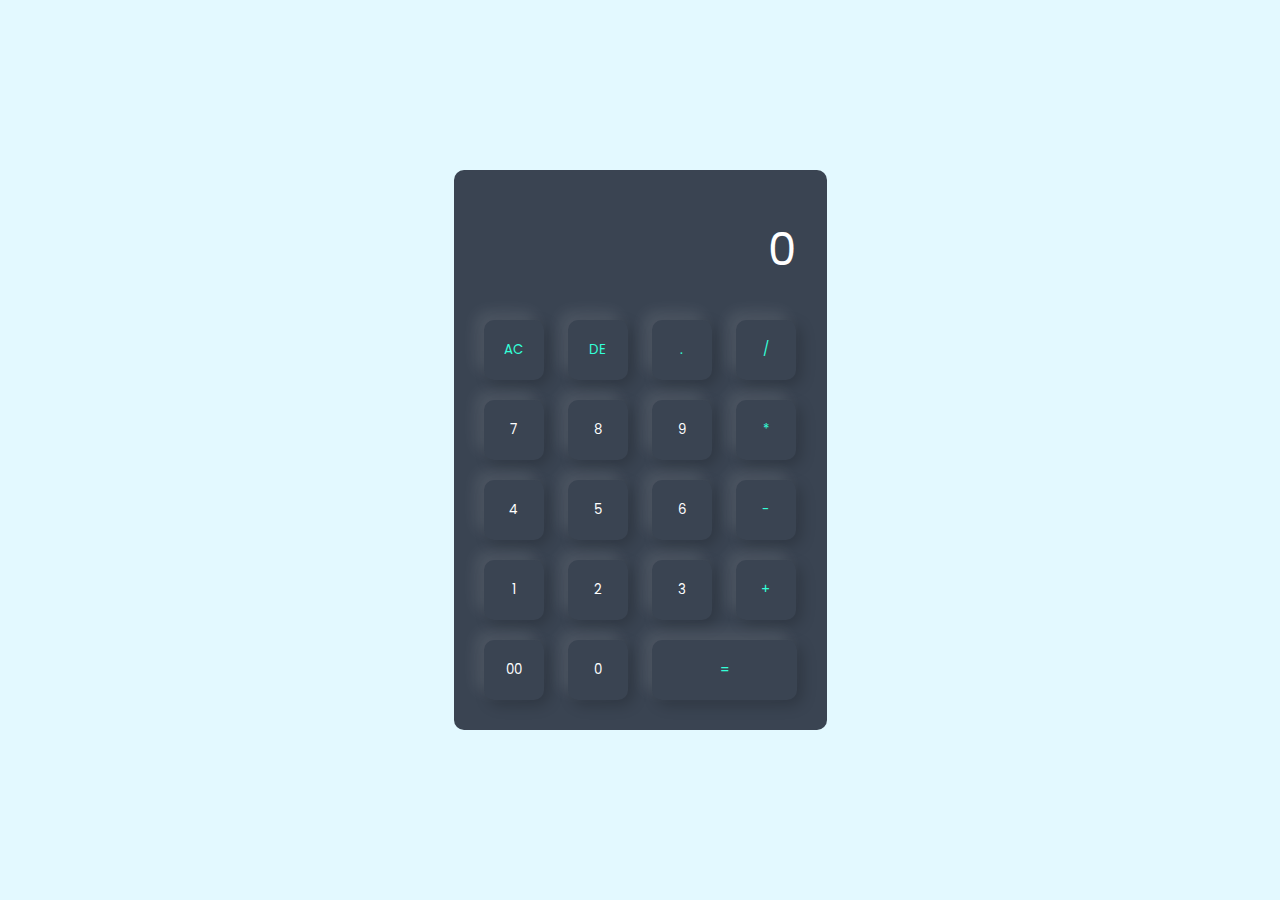
<file: index.html>
<!DOCTYPE html>
<html lang="en">

<head>
    <meta charset="UTF-8">
    <meta http-equiv="X-UA-Compatible" content="IE=edge">
    <meta name="viewport" content="width=device-width, initial-scale=1.0">
    <title>Calculater</title>
    <link rel="stylesheet" href="style.css">
    <link href="https://fonts.googleapis.com/css2?family=Poppins:wght@300;400&family=Work+Sans:wght@300&display=swap"
        rel="stylesheet">
</head>

<body>
    <div class="container">
        <div class="calculater">
            <form>
                <div class="display">
                    <input type="text" name="display" placeholder="0" readonly>
                </div>
                <div>
                    <input type="button" value="AC" onclick="display.value = '' " class="operator">
                    <input type="button" value="DE" onclick="display.value = display.value.toString().slice (0,-1) "
                        class="operator">
                    <input type="button" value="." onclick="display.value += '.' " class="operator">
                    <input type="button" value="/" onclick="display.value += '/' " class="operator">
                </div>
                <div>
                    <input type="button" value="7" onclick="display.value += '7' ">
                    <input type="button" value="8" onclick="display.value += '8' ">
                    <input type="button" value="9" onclick="display.value += '6' ">
                    <input type="button" value="*" onclick="display.value += '*' " class="operator">
                </div>
                <div>
                    <input type="button" value="4" onclick="display.value += '4' ">
                    <input type="button" value="5" onclick="display.value += '5' ">
                    <input type="button" value="6" onclick="display.value += '6' ">
                    <input type="button" value="-" onclick="display.value += '-' " class="operator">
                </div>
                <div>
                    <input type="button" value="1" onclick="display.value += '1' ">
                    <input type="button" value="2" onclick="display.value += '2' ">
                    <input type="button" value="3" onclick="display.value += '3' ">
                    <input type="button" value="+" onclick="display.value += '+' " class="operator">
                </div>
                <div>
                    <input type="button" value="00" onclick="display.value += '00' ">
                    <input type="button" value="0" onclick="display.value += '0' ">
                    <input type="button" value="=" class="equal operator"
                        onclick="display.value = eval(display.value) ">
                </div>
            </form>
        </div>

    </div>

</body>

</html>
</file>
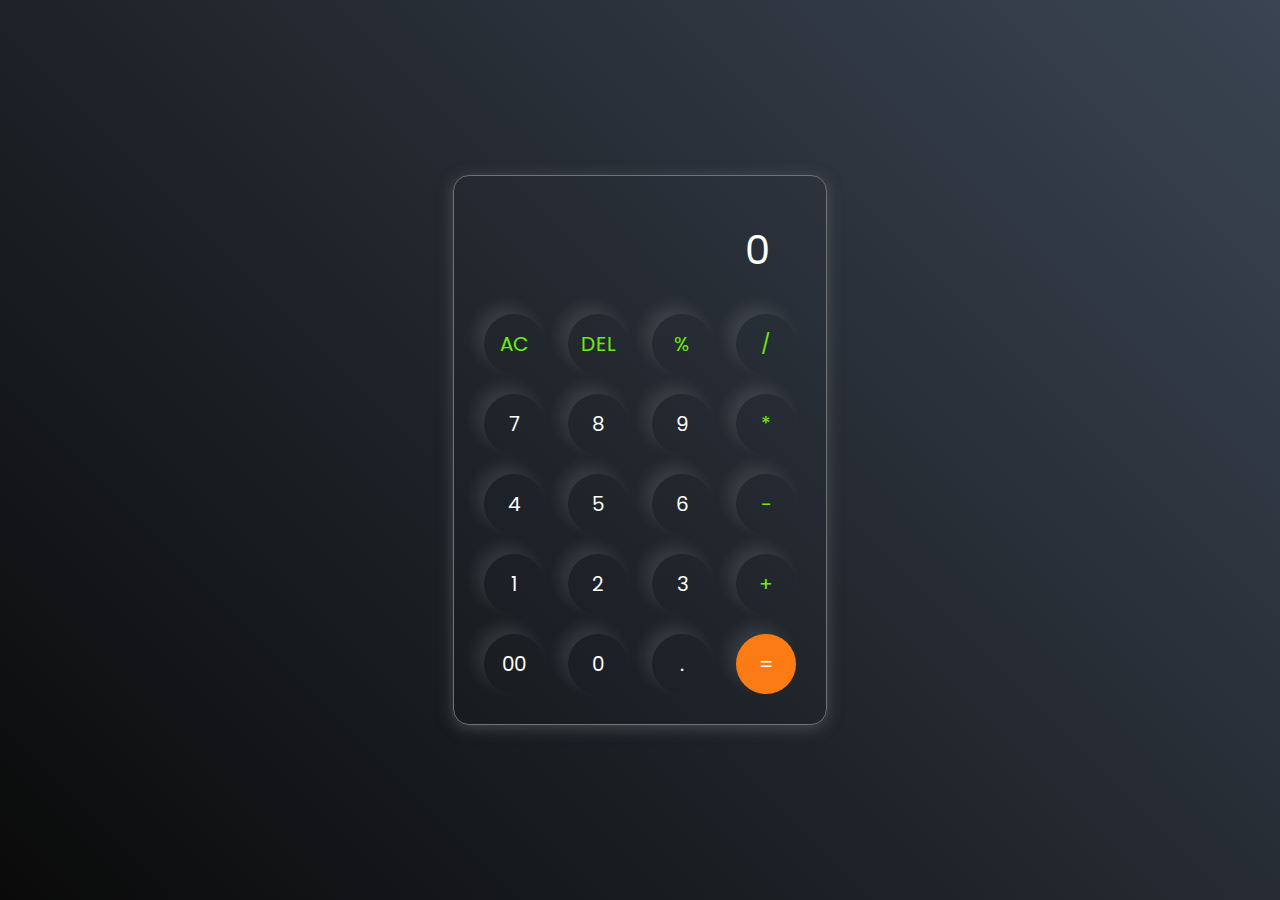
<file: calculator.html>
<!DOCTYPE html>
<html lang="en">

<head>
    <meta charset="UTF-8" />
    <meta http-equiv="X-UA-Compatible" content="IE=edge" />
    <meta name="viewport" content="width=device-width, initial-scale=1.0" />
    <link rel="stylesheet" href="calculator.css" />
    <title>Calculator - By Code Traversal</title>
</head>

<body>
    <div class="container">
        <div class="calculator">
            <input type="text" id="result" placeholder="0" readonly />
            <div>
                <button class="button operator" onclick="clearResult()">AC</button>
                <button class="button operator" onclick="deleteLastCharacter()">DEL</button>
                <button class="button operator" onclick="calculatePercentage()">%</button>
                <button class="button operator" onclick="appendToResult('/')">/</button>
            </div>
            <div>
                <button class="button" onclick="appendToResult('7')">7</button>
                <button class="button" onclick="appendToResult('8')">8</button>
                <button class="button" onclick="appendToResult('9')">9</button>
                <button class="button operator" onclick="appendToResult('*')">*</button>
            </div>
            <div>
                <button class="button" onclick="appendToResult('4')">4</button>
                <button class="button" onclick="appendToResult('5')">5</button>
                <button class="button" onclick="appendToResult('6')">6</button>
                <button class="button operator" onclick="appendToResult('-')">-</button>
            </div>
            <div>
                <button class="button" onclick="appendToResult('1')">1</button>
                <button class="button" onclick="appendToResult('2')">2</button>
                <button class="button" onclick="appendToResult('3')">3</button>
                <button class="button operator" onclick="appendToResult('+')">+</button>
            </div>

            <div>
                <button class="button" onclick="appendToResult('00')">00</button>
                <button class="button" onclick="appendToResult('0')">0</button>
                <button class="button" onclick="appendToResult('.')">.</button>
                <button class="button equalBtn" onclick="calculateResult()">=</button>
            </div>
        </div>
    </div>

    <script src="script.js"></script>
</body>

</html>
</file>
<file: style.css>
* {
    margin: 0;
    padding: 0;
    font-family: 'Poppins', sans-serif;
    box-sizing: border-box;
}

body {
    width: 100%;
    height: 100vh;
    background-color: #e3f9ff;
    display: flex;
    align-items: center;
    justify-content: center;
}

.calculater {
    background-color: #3a4452;
    padding: 20px;
    border-radius: 10px;
}

.calculater form input {
    border: 0;
    outline: 0;
    width: 60px;
    height: 60px;
    border-radius: 10px;
    box-shadow: -8px -8px 15px rgba(255, 255, 255, 0.1), 5px 5px 15px rgba(0, 0, 0, 0.2);
    background: transparent;
    color: #fff;
    cursor: pointer;
    margin: 10px;
}

form .display {
    display: flex;
    justify-content: flex-end;
    margin: 20px 0px;
}

form .display input {
    text-align: right;
    flex: 1;
    font-size: 45px;
    box-shadow: none;
}

form input.equal {
    width: 145px;
}

form input.operator {
    color: #33ffd8;
}

::placeholder {
    color: #fff;
}
</file>
<file: calculator.css>
@import url('https://fonts.googleapis.com/css2?family=Poppins:wght@500&display=swap');

* {
    margin: 0;
    padding: 0;
    box-sizing: border-box;
    font-family: 'Poppins', sans-serif;
}

body {
    width: 100%;
    height: 100vh;
    display: flex;
    justify-content: center;
    align-items: center;
    background: linear-gradient(45deg, #0a0a0a, #3a4452);
}

.calculator {
    border: 1px solid #717377;
    padding: 20px;
    border-radius: 16px;
    background: transparent;
    box-shadow: 0px 3px 15px rgba(113, 115, 119, 0.5);

}

input {
    width: 320px;
    border: none;
    padding: 24px;
    /* margin: 10px; */
    background: transparent;
    box-shadow: 0px 3px 15px rgbs(84, 84, 84, 0.1);
    font-size: 40px;
    text-align: right;
    cursor: pointer;
    color: #ffffff;
}

input::placeholder {
    color: #ffffff;
}

button {
    border: none;
    width: 60px;
    height: 60px;
    margin: 10px;
    border-radius: 50%;
    background: transparent;
    color: #ffffff;
    font-size: 20px;
    box-shadow: -8px -8px 15px rgba(255, 255, 255, 0.1);
    cursor: pointer;
}

.equalBtn {
    background-color: #fb7c14;
}

.operator {
    color: #6dee0a;
}
</file>
